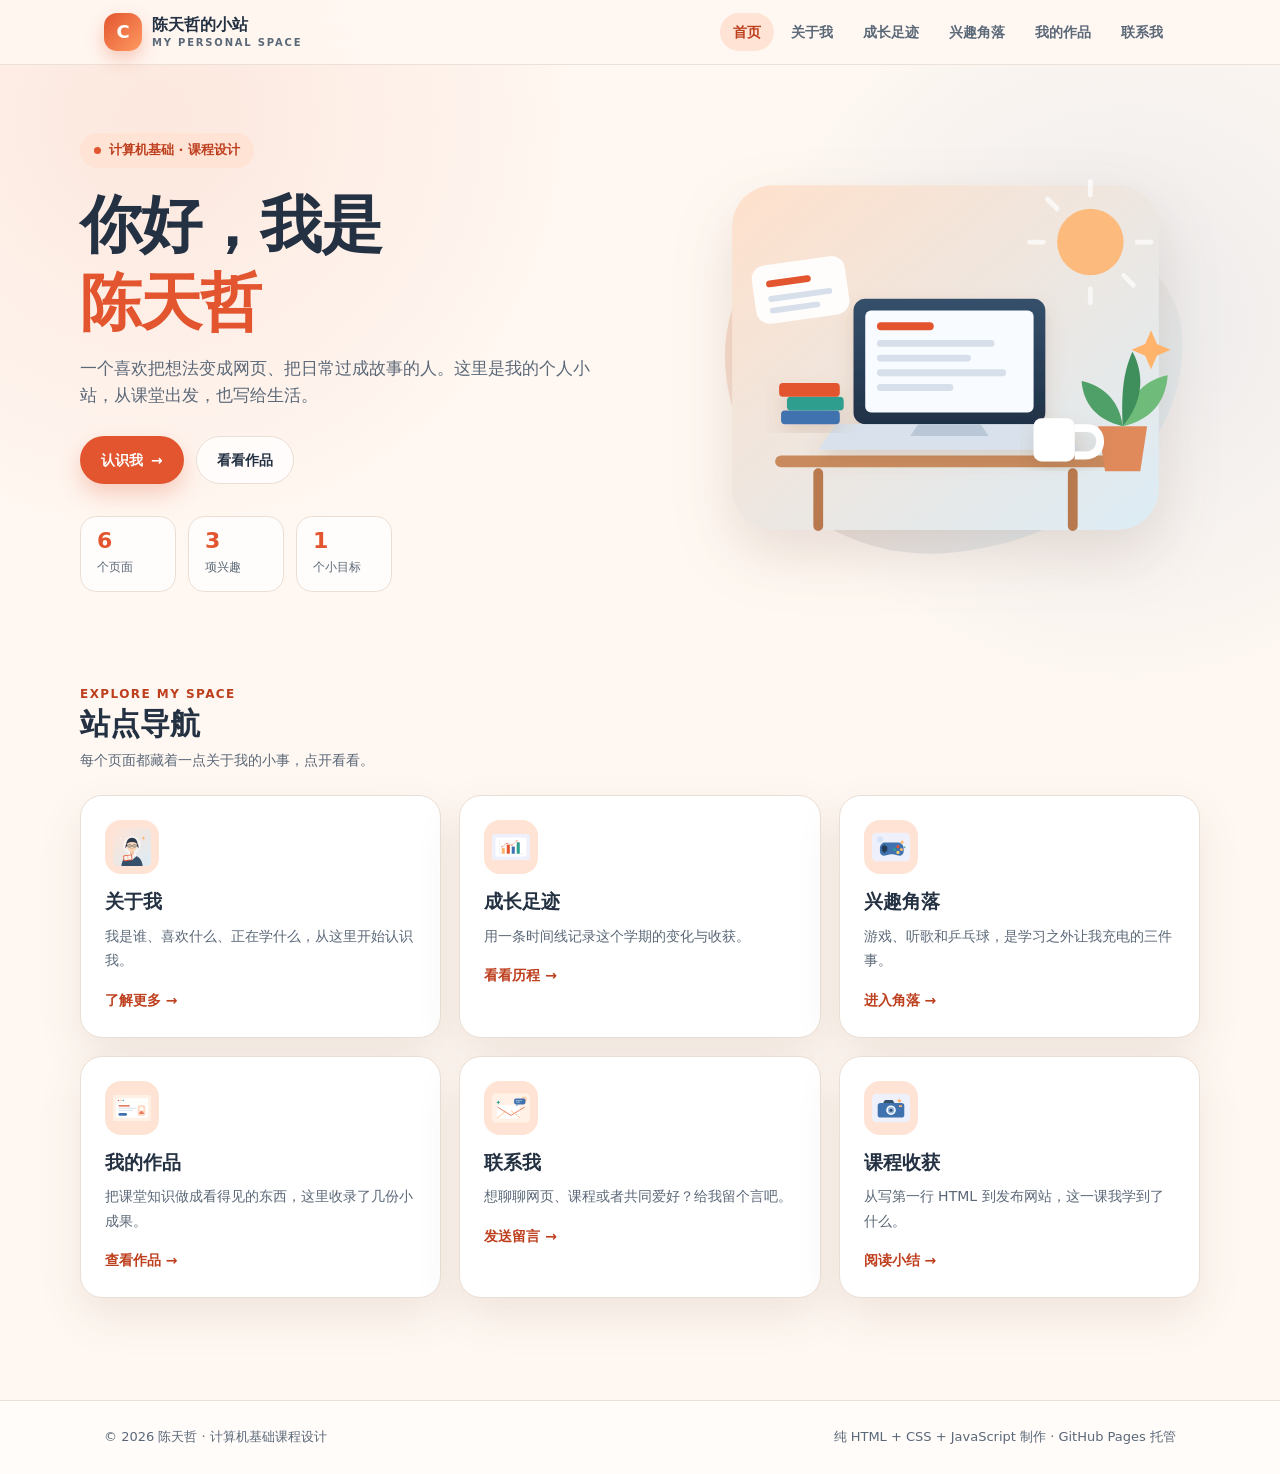
<file: index.html>
<!DOCTYPE html>
<html lang="zh-CN">
<head>
  <meta charset="UTF-8">
  <meta name="viewport" content="width=device-width, initial-scale=1.0">
  <title>陈天哲的个人小站 · 首页</title>
  <meta name="description" content="《计算机基础》课程设计个人网页首页，记录我的学习、兴趣与作品。">
  <link rel="icon" href="assets/img/favicon.svg" type="image/svg+xml">
  <link rel="stylesheet" href="assets/css/style.css">
</head>
<body>
  <header class="site-header">
    <nav class="nav" aria-label="主导航">
      <a class="brand" href="index.html">
        <span class="brand-mark">C</span>
        <span class="brand-text">陈天哲的小站<small>MY PERSONAL SPACE</small></span>
      </a>
      <button class="nav-toggle" type="button" aria-label="展开菜单" aria-expanded="false">☰</button>
      <div class="nav-links">
        <a href="index.html">首页</a>
        <a href="about.html">关于我</a>
        <a href="growth.html">成长足迹</a>
        <a href="interests.html">兴趣角落</a>
        <a href="works.html">我的作品</a>
        <a href="contact.html">联系我</a>
      </div>
    </nav>
  </header>

  <main>
    <section class="page-wrap hero" id="top">
      <div class="hero-copy">
        <span class="eyebrow">计算机基础 · 课程设计</span>
        <h1>你好，我是<br><span class="name">陈天哲</span></h1>
        <p class="lead">一个喜欢把想法变成网页、把日常过成故事的人。这里是我的个人小站，从课堂出发，也写给生活。</p>
        <div class="hero-actions">
          <a class="btn btn-primary" href="about.html">认识我 <span aria-hidden="true">→</span></a>
          <a class="btn btn-ghost" href="works.html">看看作品</a>
        </div>
        <div class="hero-stats">
          <div class="stat"><strong>6</strong><span>个页面</span></div>
          <div class="stat"><strong>3</strong><span>项兴趣</span></div>
          <div class="stat"><strong>1</strong><span>个小目标</span></div>
        </div>
      </div>
      <div class="hero-art">
        <img src="assets/img/hero-workspace.svg" alt="书桌、电脑和绿植的插画">
      </div>
    </section>

    <section class="page-wrap section">
      <div class="section-head reveal">
        <div>
          <span class="section-kicker">EXPLORE MY SPACE</span>
          <h2>站点导航</h2>
          <p>每个页面都藏着一点关于我的小事，点开看看。</p>
        </div>
      </div>

      <div class="card-grid">
        <a class="card link-card reveal" href="about.html">
          <div class="card-icon"><img src="assets/img/profile.svg" alt=""></div>
          <h3>关于我</h3>
          <p>我是谁、喜欢什么、正在学什么，从这里开始认识我。</p>
          <span class="arrow">了解更多 →</span>
        </a>
        <a class="card link-card reveal" href="growth.html">
          <div class="card-icon"><img src="assets/img/work-data.svg" alt=""></div>
          <h3>成长足迹</h3>
          <p>用一条时间线记录这个学期的变化与收获。</p>
          <span class="arrow">看看历程 →</span>
        </a>
        <a class="card link-card reveal" href="interests.html">
          <div class="card-icon"><img src="assets/img/hobby-game.svg" alt=""></div>
          <h3>兴趣角落</h3>
          <p>游戏、听歌和乒乓球，是学习之外让我充电的三件事。</p>
          <span class="arrow">进入角落 →</span>
        </a>
        <a class="card link-card reveal" href="works.html">
          <div class="card-icon"><img src="assets/img/work-website.svg" alt=""></div>
          <h3>我的作品</h3>
          <p>把课堂知识做成看得见的东西，这里收录了几份小成果。</p>
          <span class="arrow">查看作品 →</span>
        </a>
        <a class="card link-card reveal" href="contact.html">
          <div class="card-icon"><img src="assets/img/contact.svg" alt=""></div>
          <h3>联系我</h3>
          <p>想聊聊网页、课程或者共同爱好？给我留个言吧。</p>
          <span class="arrow">发送留言 →</span>
        </a>
        <a class="card link-card reveal" href="growth.html#summary">
          <div class="card-icon"><img src="assets/img/hobby-photo.svg" alt=""></div>
          <h3>课程收获</h3>
          <p>从写第一行 HTML 到发布网站，这一课我学到了什么。</p>
          <span class="arrow">阅读小结 →</span>
        </a>
      </div>
    </section>
  </main>

  <footer class="site-footer">
    <div class="footer-inner">
      <span>© <span id="year">2026</span> 陈天哲 · 计算机基础课程设计</span>
      <span>纯 HTML + CSS + JavaScript 制作 · GitHub Pages 托管</span>
    </div>
  </footer>
  <button class="back-to-top" id="backToTop" type="button" aria-label="返回顶部">↑</button>
  <script src="assets/js/main.js"></script>
</body>
</html>
</file>
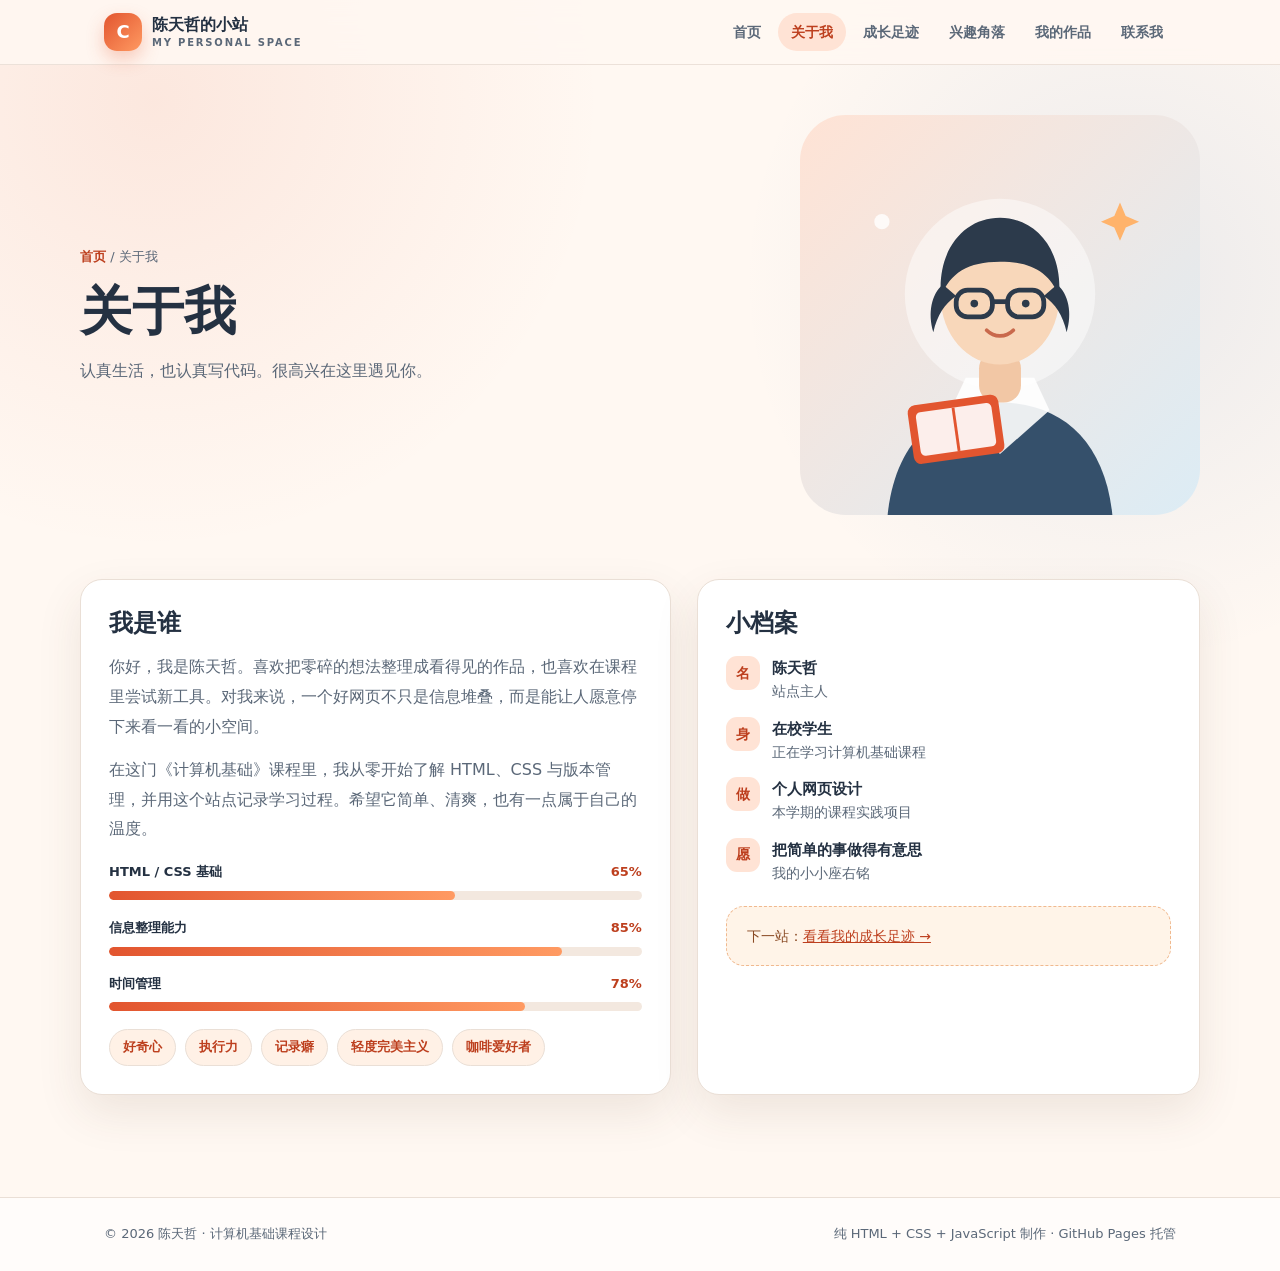
<file: about.html>
<!DOCTYPE html>
<html lang="zh-CN">
<head>
  <meta charset="UTF-8">
  <meta name="viewport" content="width=device-width, initial-scale=1.0">
  <title>关于我 · 陈天哲的个人小站</title>
  <meta name="description" content="了解陈天哲：一个小站主人的自我介绍、技能与小档案。">
  <link rel="icon" href="assets/img/favicon.svg" type="image/svg+xml">
  <link rel="stylesheet" href="assets/css/style.css">
</head>
<body>
  <header class="site-header">
    <nav class="nav" aria-label="主导航">
      <a class="brand" href="index.html">
        <span class="brand-mark">C</span>
        <span class="brand-text">陈天哲的小站<small>MY PERSONAL SPACE</small></span>
      </a>
      <button class="nav-toggle" type="button" aria-label="展开菜单" aria-expanded="false">☰</button>
      <div class="nav-links">
        <a href="index.html">首页</a>
        <a href="about.html">关于我</a>
        <a href="growth.html">成长足迹</a>
        <a href="interests.html">兴趣角落</a>
        <a href="works.html">我的作品</a>
        <a href="contact.html">联系我</a>
      </div>
    </nav>
  </header>

  <main>
    <section class="page-wrap page-hero">
      <div>
        <div class="breadcrumb"><a href="index.html">首页</a> / 关于我</div>
        <h1>关于我</h1>
        <p>认真生活，也认真写代码。很高兴在这里遇见你。</p>
      </div>
      <img src="assets/img/profile.svg" alt="小站主人的头像插画">
    </section>

    <section class="page-wrap section">
      <div class="profile-layout">
        <div class="panel reveal">
          <h2>我是谁</h2>
          <p>你好，我是陈天哲。喜欢把零碎的想法整理成看得见的作品，也喜欢在课程里尝试新工具。对我来说，一个好网页不只是信息堆叠，而是能让人愿意停下来看一看的小空间。</p>
          <p>在这门《计算机基础》课程里，我从零开始了解 HTML、CSS 与版本管理，并用这个站点记录学习过程。希望它简单、清爽，也有一点属于自己的温度。</p>

          <div class="skill">
            <div class="skill-label"><span>HTML / CSS 基础</span><span>65%</span></div>
            <div class="skill-track"><div class="skill-fill" style="width:65%"></div></div>
          </div>
          <div class="skill">
            <div class="skill-label"><span>信息整理能力</span><span>85%</span></div>
            <div class="skill-track"><div class="skill-fill" style="width:85%"></div></div>
          </div>
          <div class="skill">
            <div class="skill-label"><span>时间管理</span><span>78%</span></div>
            <div class="skill-track"><div class="skill-fill" style="width:78%"></div></div>
          </div>

          <div class="tag-list">
            <span class="tag">好奇心</span>
            <span class="tag">执行力</span>
            <span class="tag">记录癖</span>
            <span class="tag">轻度完美主义</span>
            <span class="tag">咖啡爱好者</span>
          </div>
        </div>

        <div class="panel reveal">
          <h2>小档案</h2>
          <ul class="contact-list">
            <li><span class="contact-dot">名</span><span><b>陈天哲</b>站点主人</span></li>
            <li><span class="contact-dot">身</span><span><b>在校学生</b>正在学习计算机基础课程</span></li>
            <li><span class="contact-dot">做</span><span><b>个人网页设计</b>本学期的课程实践项目</span></li>
            <li><span class="contact-dot">愿</span><span><b>把简单的事做得有意思</b>我的小小座右铭</span></li>
          </ul>
          <div class="notice">
            下一站：<a href="growth.html">看看我的成长足迹 →</a>
          </div>
        </div>
      </div>
    </section>
  </main>

  <footer class="site-footer">
    <div class="footer-inner">
      <span>© <span id="year">2026</span> 陈天哲 · 计算机基础课程设计</span>
      <span>纯 HTML + CSS + JavaScript 制作 · GitHub Pages 托管</span>
    </div>
  </footer>
  <button class="back-to-top" id="backToTop" type="button" aria-label="返回顶部">↑</button>
  <script src="assets/js/main.js"></script>
</body>
</html>
</file>
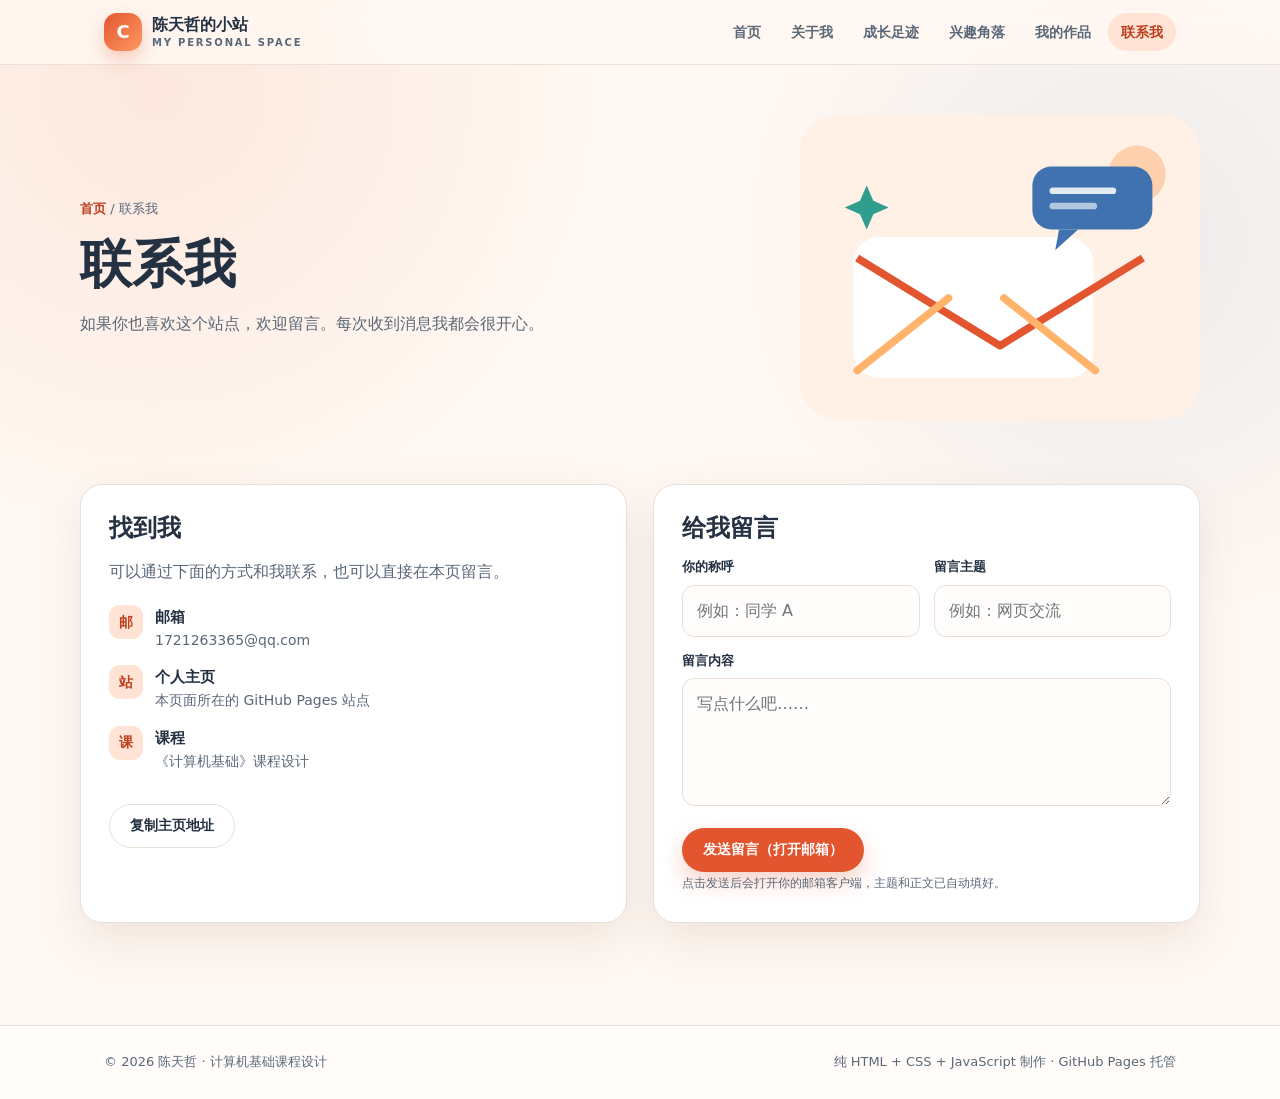
<file: contact.html>
<!DOCTYPE html>
<html lang="zh-CN">
<head>
  <meta charset="UTF-8">
  <meta name="viewport" content="width=device-width, initial-scale=1.0">
  <title>联系我 · 陈天哲的个人小站</title>
  <meta name="description" content="给陈天哲的个人小站留言，聊聊网页、课程或共同爱好。">
  <link rel="icon" href="assets/img/favicon.svg" type="image/svg+xml">
  <link rel="stylesheet" href="assets/css/style.css">
</head>
<body>
  <header class="site-header">
    <nav class="nav" aria-label="主导航">
      <a class="brand" href="index.html">
        <span class="brand-mark">C</span>
        <span class="brand-text">陈天哲的小站<small>MY PERSONAL SPACE</small></span>
      </a>
      <button class="nav-toggle" type="button" aria-label="展开菜单" aria-expanded="false">☰</button>
      <div class="nav-links">
        <a href="index.html">首页</a>
        <a href="about.html">关于我</a>
        <a href="growth.html">成长足迹</a>
        <a href="interests.html">兴趣角落</a>
        <a href="works.html">我的作品</a>
        <a href="contact.html">联系我</a>
      </div>
    </nav>
  </header>

  <main>
    <section class="page-wrap page-hero">
      <div>
        <div class="breadcrumb"><a href="index.html">首页</a> / 联系我</div>
        <h1>联系我</h1>
        <p>如果你也喜欢这个站点，欢迎留言。每次收到消息我都会很开心。</p>
      </div>
      <img src="assets/img/contact.svg" alt="信封和对话气泡插画">
    </section>

    <section class="page-wrap section">
      <div class="contact-layout">
        <div class="panel reveal">
          <h2>找到我</h2>
          <p>可以通过下面的方式和我联系，也可以直接在本页留言。</p>
          <ul class="contact-list">
            <li><span class="contact-dot">邮</span><span><b>邮箱</b>1721263365@qq.com</span></li>
            <li><span class="contact-dot">站</span><span><b>个人主页</b>本页面所在的 GitHub Pages 站点</span></li>
            <li><span class="contact-dot">课</span><span><b>课程</b>《计算机基础》课程设计</span></li>
          </ul>
          <button class="btn btn-ghost" id="copyUrl" type="button" data-url="https://dicker91788719.github.io/U202615222_-/index.html" style="margin-top:18px">复制主页地址</button>
        </div>

        <div class="panel reveal">
          <h2>给我留言</h2>
          <form id="contactForm">
            <div class="form-row">
              <div class="field">
                <label for="visitorName">你的称呼</label>
                <input id="visitorName" name="visitorName" type="text" placeholder="例如：同学 A" required>
              </div>
              <div class="field">
                <label for="visitorTopic">留言主题</label>
                <input id="visitorTopic" name="visitorTopic" type="text" placeholder="例如：网页交流">
              </div>
            </div>
            <div class="field">
              <label for="visitorMessage">留言内容</label>
              <textarea id="visitorMessage" name="visitorMessage" placeholder="写点什么吧……" required></textarea>
            </div>
            <button class="btn btn-primary" type="submit">发送留言（打开邮箱）</button>
            <p class="form-note">点击发送后会打开你的邮箱客户端，主题和正文已自动填好。</p>
          </form>
        </div>
      </div>
    </section>
  </main>

  <footer class="site-footer">
    <div class="footer-inner">
      <span>© <span id="year">2026</span> 陈天哲 · 计算机基础课程设计</span>
      <span>纯 HTML + CSS + JavaScript 制作 · GitHub Pages 托管</span>
    </div>
  </footer>
  <button class="back-to-top" id="backToTop" type="button" aria-label="返回顶部">↑</button>
  <script src="assets/js/main.js"></script>
</body>
</html>
</file>
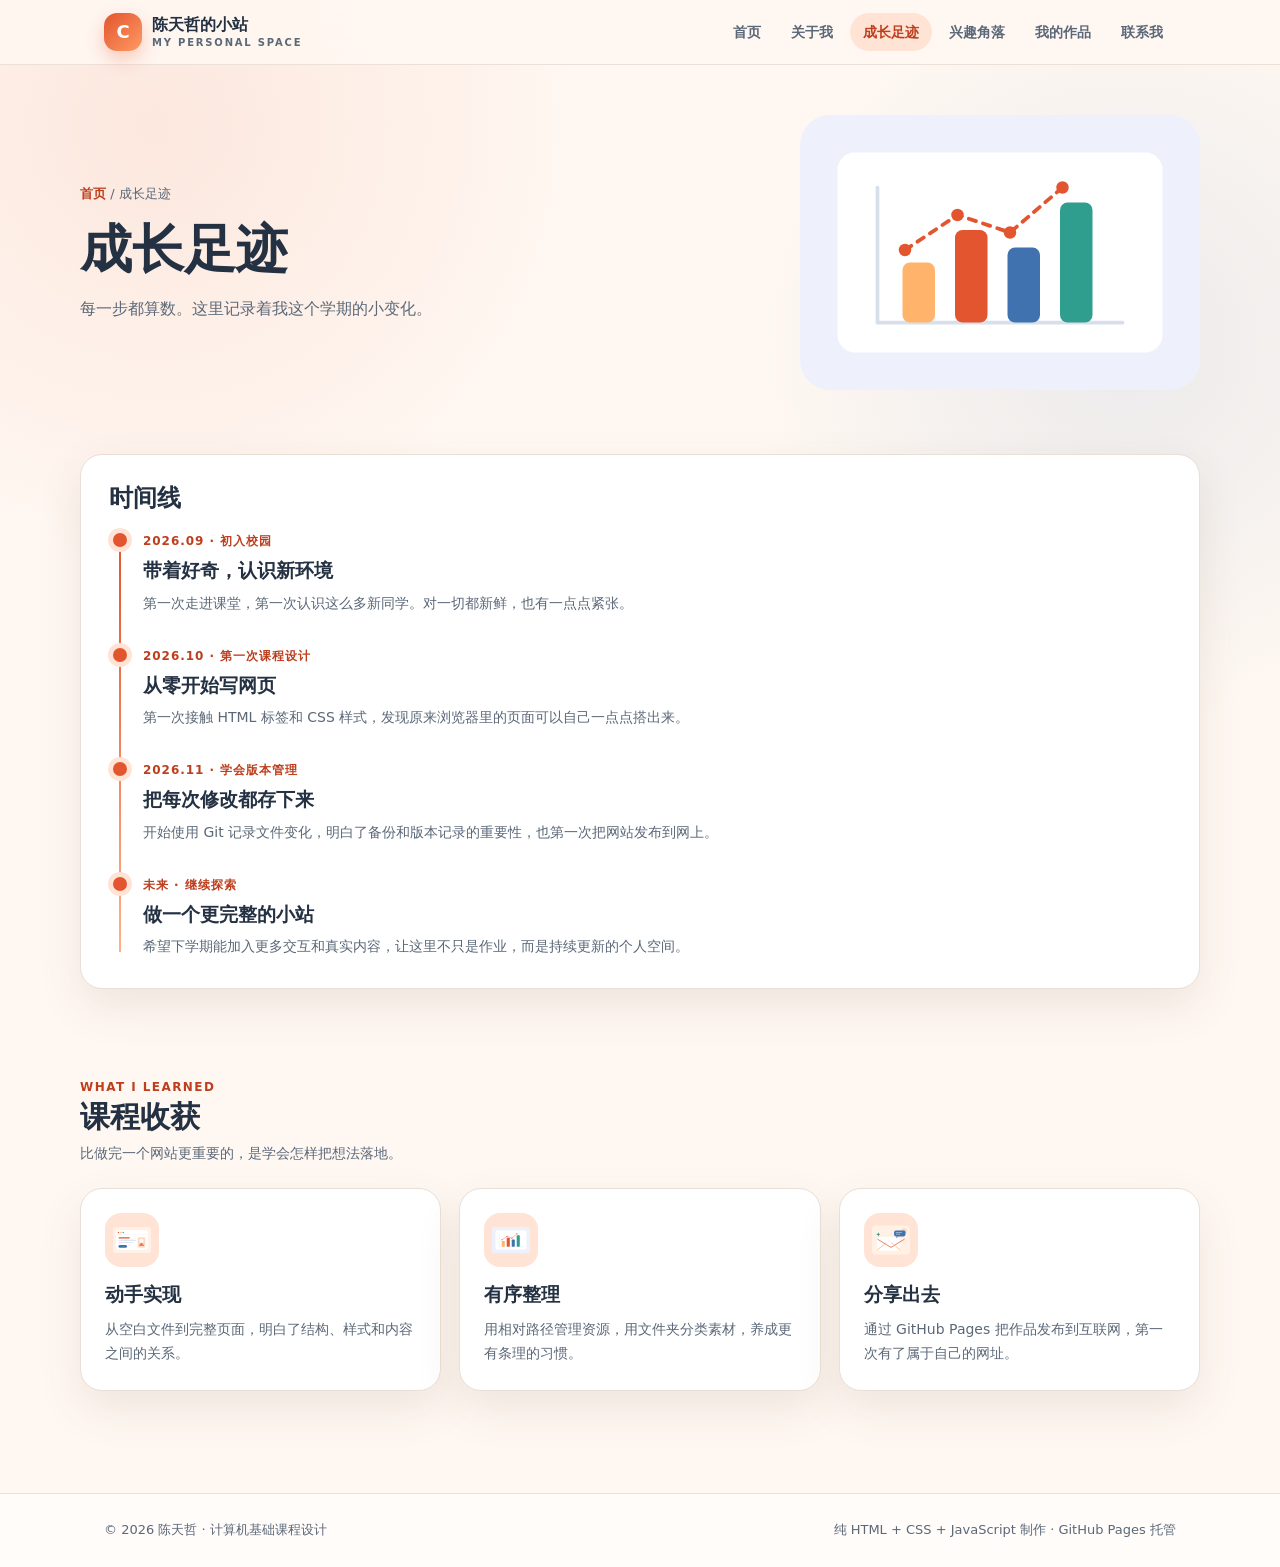
<file: growth.html>
<!DOCTYPE html>
<html lang="zh-CN">
<head>
  <meta charset="UTF-8">
  <meta name="viewport" content="width=device-width, initial-scale=1.0">
  <title>成长足迹 · 陈天哲的个人小站</title>
  <meta name="description" content="用时间线记录本学期学习与成长的瞬间。">
  <link rel="icon" href="assets/img/favicon.svg" type="image/svg+xml">
  <link rel="stylesheet" href="assets/css/style.css">
</head>
<body>
  <header class="site-header">
    <nav class="nav" aria-label="主导航">
      <a class="brand" href="index.html">
        <span class="brand-mark">C</span>
        <span class="brand-text">陈天哲的小站<small>MY PERSONAL SPACE</small></span>
      </a>
      <button class="nav-toggle" type="button" aria-label="展开菜单" aria-expanded="false">☰</button>
      <div class="nav-links">
        <a href="index.html">首页</a>
        <a href="about.html">关于我</a>
        <a href="growth.html">成长足迹</a>
        <a href="interests.html">兴趣角落</a>
        <a href="works.html">我的作品</a>
        <a href="contact.html">联系我</a>
      </div>
    </nav>
  </header>

  <main>
    <section class="page-wrap page-hero">
      <div>
        <div class="breadcrumb"><a href="index.html">首页</a> / 成长足迹</div>
        <h1>成长足迹</h1>
        <p>每一步都算数。这里记录着我这个学期的小变化。</p>
      </div>
      <img src="assets/img/work-data.svg" alt="数据图表插画">
    </section>

    <section class="page-wrap section">
      <div class="panel reveal">
        <h2>时间线</h2>
        <div class="timeline">
          <div class="timeline-item">
            <time>2026.09 · 初入校园</time>
            <h3>带着好奇，认识新环境</h3>
            <p>第一次走进课堂，第一次认识这么多新同学。对一切都新鲜，也有一点点紧张。</p>
          </div>
          <div class="timeline-item">
            <time>2026.10 · 第一次课程设计</time>
            <h3>从零开始写网页</h3>
            <p>第一次接触 HTML 标签和 CSS 样式，发现原来浏览器里的页面可以自己一点点搭出来。</p>
          </div>
          <div class="timeline-item">
            <time>2026.11 · 学会版本管理</time>
            <h3>把每次修改都存下来</h3>
            <p>开始使用 Git 记录文件变化，明白了备份和版本记录的重要性，也第一次把网站发布到网上。</p>
          </div>
          <div class="timeline-item">
            <time>未来 · 继续探索</time>
            <h3>做一个更完整的小站</h3>
            <p>希望下学期能加入更多交互和真实内容，让这里不只是作业，而是持续更新的个人空间。</p>
          </div>
        </div>
      </div>
    </section>

    <section class="page-wrap section" id="summary">
      <div class="section-head reveal">
        <div>
          <span class="section-kicker">WHAT I LEARNED</span>
          <h2>课程收获</h2>
          <p>比做完一个网站更重要的，是学会怎样把想法落地。</p>
        </div>
      </div>
      <div class="card-grid">
        <div class="card reveal">
          <div class="card-icon"><img src="assets/img/work-website.svg" alt=""></div>
          <h3>动手实现</h3>
          <p>从空白文件到完整页面，明白了结构、样式和内容之间的关系。</p>
        </div>
        <div class="card reveal">
          <div class="card-icon"><img src="assets/img/work-data.svg" alt=""></div>
          <h3>有序整理</h3>
          <p>用相对路径管理资源，用文件夹分类素材，养成更有条理的习惯。</p>
        </div>
        <div class="card reveal">
          <div class="card-icon"><img src="assets/img/contact.svg" alt=""></div>
          <h3>分享出去</h3>
          <p>通过 GitHub Pages 把作品发布到互联网，第一次有了属于自己的网址。</p>
        </div>
      </div>
    </section>
  </main>

  <footer class="site-footer">
    <div class="footer-inner">
      <span>© <span id="year">2026</span> 陈天哲 · 计算机基础课程设计</span>
      <span>纯 HTML + CSS + JavaScript 制作 · GitHub Pages 托管</span>
    </div>
  </footer>
  <button class="back-to-top" id="backToTop" type="button" aria-label="返回顶部">↑</button>
  <script src="assets/js/main.js"></script>
</body>
</html>
</file>
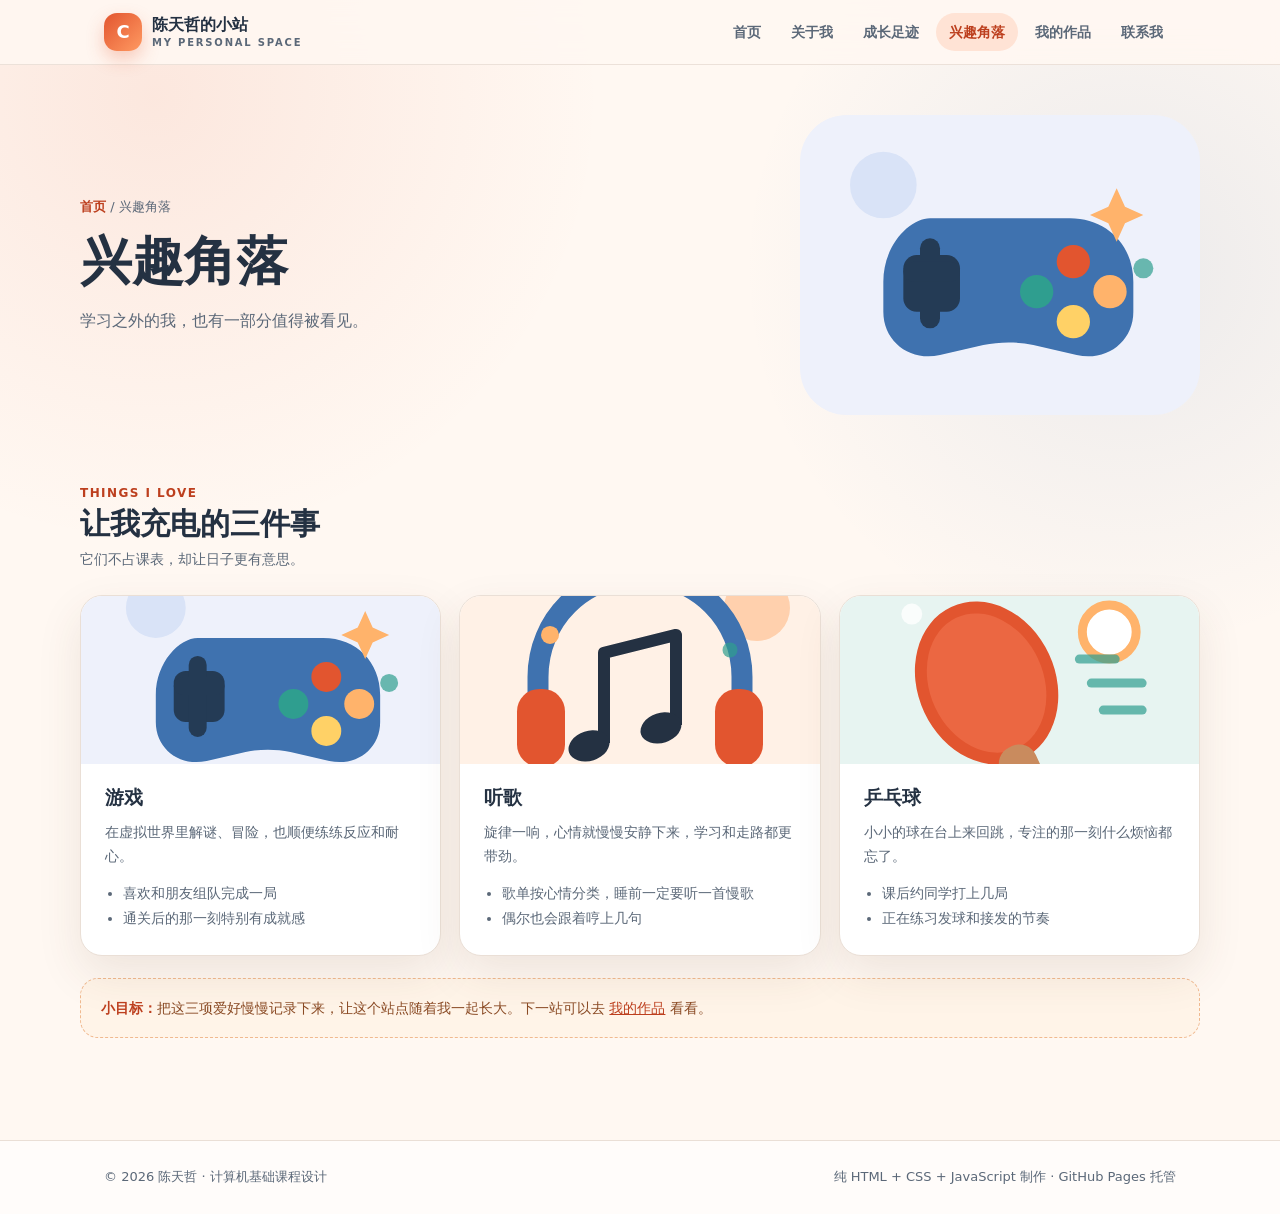
<file: interests.html>
<!DOCTYPE html>
<html lang="zh-CN">
<head>
  <meta charset="UTF-8">
  <meta name="viewport" content="width=device-width, initial-scale=1.0">
  <title>兴趣角落 · 陈天哲的个人小站</title>
  <meta name="description" content="学习之外的我：游戏、听歌与乒乓球。">
  <link rel="icon" href="assets/img/favicon.svg" type="image/svg+xml">
  <link rel="stylesheet" href="assets/css/style.css">
</head>
<body>
  <header class="site-header">
    <nav class="nav" aria-label="主导航">
      <a class="brand" href="index.html">
        <span class="brand-mark">C</span>
        <span class="brand-text">陈天哲的小站<small>MY PERSONAL SPACE</small></span>
      </a>
      <button class="nav-toggle" type="button" aria-label="展开菜单" aria-expanded="false">☰</button>
      <div class="nav-links">
        <a href="index.html">首页</a>
        <a href="about.html">关于我</a>
        <a href="growth.html">成长足迹</a>
        <a href="interests.html">兴趣角落</a>
        <a href="works.html">我的作品</a>
        <a href="contact.html">联系我</a>
      </div>
    </nav>
  </header>

  <main>
    <section class="page-wrap page-hero">
      <div>
        <div class="breadcrumb"><a href="index.html">首页</a> / 兴趣角落</div>
        <h1>兴趣角落</h1>
        <p>学习之外的我，也有一部分值得被看见。</p>
      </div>
      <img src="assets/img/hobby-game.svg" alt="游戏手柄插画">
    </section>

    <section class="page-wrap section">
      <div class="section-head reveal">
        <div>
          <span class="section-kicker">THINGS I LOVE</span>
          <h2>让我充电的三件事</h2>
          <p>它们不占课表，却让日子更有意思。</p>
        </div>
      </div>

      <div class="card-grid">
        <div class="card interest-card reveal">
          <img src="assets/img/hobby-game.svg" alt="游戏手柄插画">
          <div class="interest-body">
            <h3>游戏</h3>
            <p>在虚拟世界里解谜、冒险，也顺便练练反应和耐心。</p>
            <ul>
              <li>喜欢和朋友组队完成一局</li>
              <li>通关后的那一刻特别有成就感</li>
            </ul>
          </div>
        </div>
        <div class="card interest-card reveal">
          <img src="assets/img/hobby-music.svg" alt="耳机与音符插画">
          <div class="interest-body">
            <h3>听歌</h3>
            <p>旋律一响，心情就慢慢安静下来，学习和走路都更带劲。</p>
            <ul>
              <li>歌单按心情分类，睡前一定要听一首慢歌</li>
              <li>偶尔也会跟着哼上几句</li>
            </ul>
          </div>
        </div>
        <div class="card interest-card reveal">
          <img src="assets/img/hobby-pingpong.svg" alt="乒乓球拍与小球插画">
          <div class="interest-body">
            <h3>乒乓球</h3>
            <p>小小的球在台上来回跳，专注的那一刻什么烦恼都忘了。</p>
            <ul>
              <li>课后约同学打上几局</li>
              <li>正在练习发球和接发的节奏</li>
            </ul>
          </div>
        </div>
      </div>

      <div class="notice reveal">
        <strong>小目标：</strong>把这三项爱好慢慢记录下来，让这个站点随着我一起长大。下一站可以去 <a href="works.html">我的作品</a> 看看。
      </div>
    </section>
  </main>

  <footer class="site-footer">
    <div class="footer-inner">
      <span>© <span id="year">2026</span> 陈天哲 · 计算机基础课程设计</span>
      <span>纯 HTML + CSS + JavaScript 制作 · GitHub Pages 托管</span>
    </div>
  </footer>
  <button class="back-to-top" id="backToTop" type="button" aria-label="返回顶部">↑</button>
  <script src="assets/js/main.js"></script>
</body>
</html>
</file>
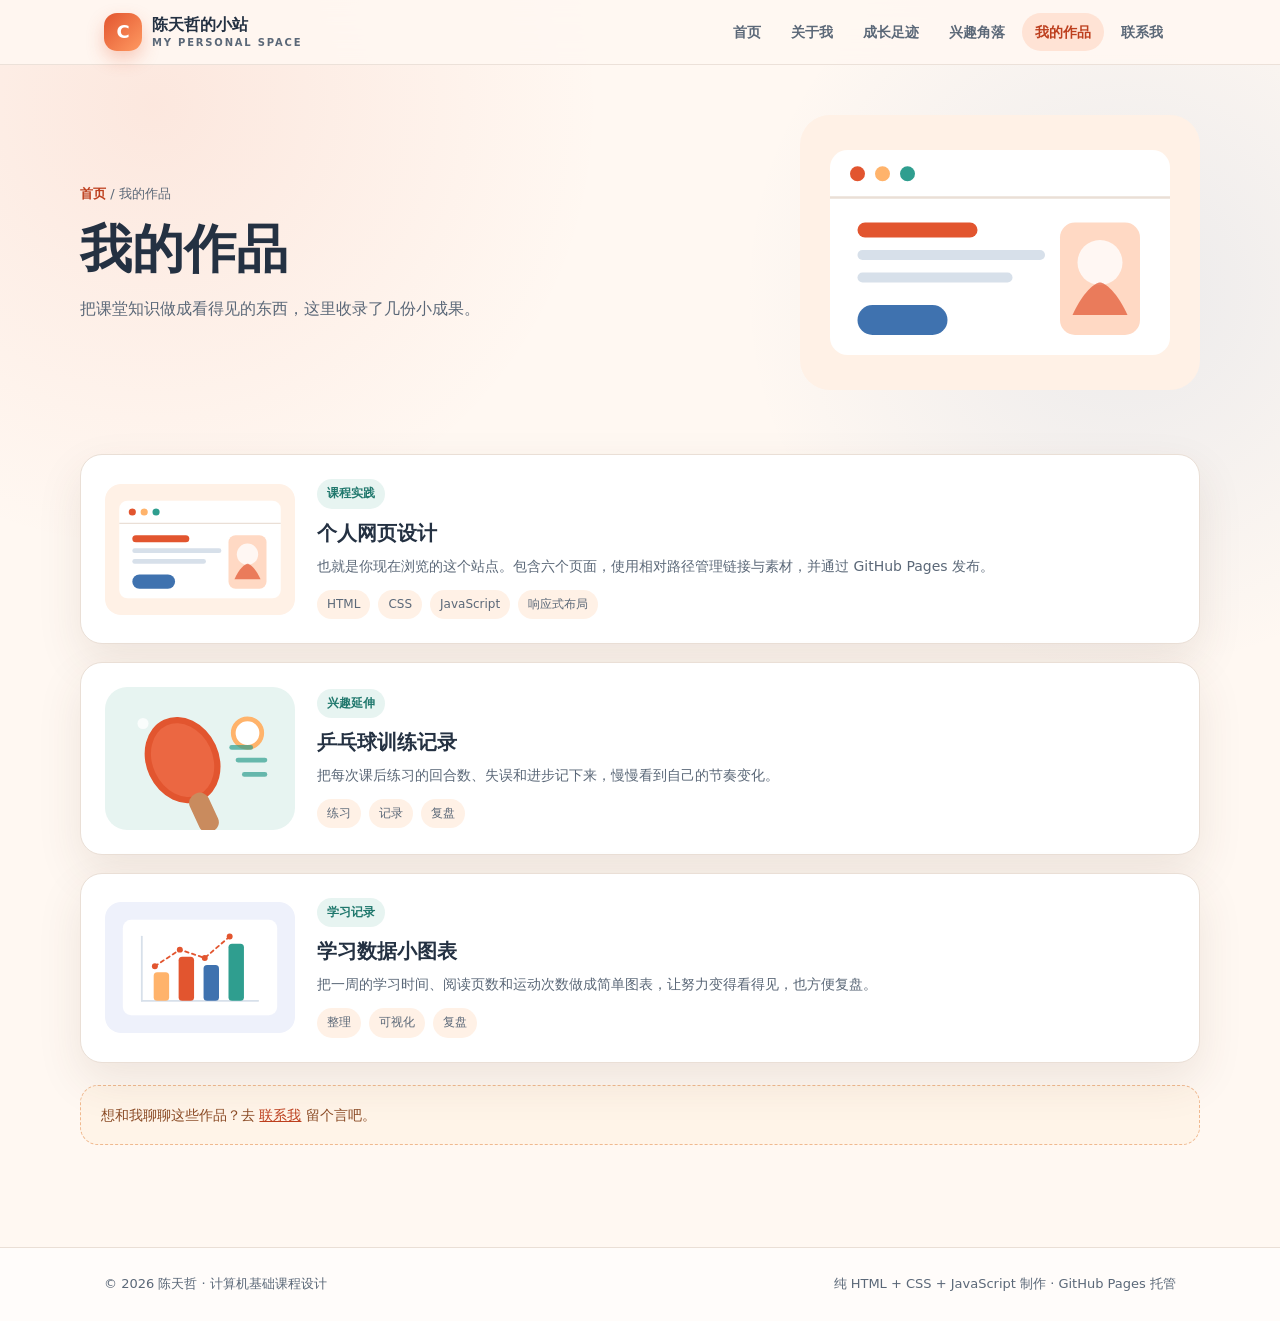
<file: works.html>
<!DOCTYPE html>
<html lang="zh-CN">
<head>
  <meta charset="UTF-8">
  <meta name="viewport" content="width=device-width, initial-scale=1.0">
  <title>我的作品 · 陈天哲的个人小站</title>
  <meta name="description" content="把课堂知识做成看得见的东西：个人网页、训练记录与数据小图表。">
  <link rel="icon" href="assets/img/favicon.svg" type="image/svg+xml">
  <link rel="stylesheet" href="assets/css/style.css">
</head>
<body>
  <header class="site-header">
    <nav class="nav" aria-label="主导航">
      <a class="brand" href="index.html">
        <span class="brand-mark">C</span>
        <span class="brand-text">陈天哲的小站<small>MY PERSONAL SPACE</small></span>
      </a>
      <button class="nav-toggle" type="button" aria-label="展开菜单" aria-expanded="false">☰</button>
      <div class="nav-links">
        <a href="index.html">首页</a>
        <a href="about.html">关于我</a>
        <a href="growth.html">成长足迹</a>
        <a href="interests.html">兴趣角落</a>
        <a href="works.html">我的作品</a>
        <a href="contact.html">联系我</a>
      </div>
    </nav>
  </header>

  <main>
    <section class="page-wrap page-hero">
      <div>
        <div class="breadcrumb"><a href="index.html">首页</a> / 我的作品</div>
        <h1>我的作品</h1>
        <p>把课堂知识做成看得见的东西，这里收录了几份小成果。</p>
      </div>
      <img src="assets/img/work-website.svg" alt="网页作品示意图">
    </section>

    <section class="page-wrap section">
      <div class="work-grid">
        <div class="card work-card reveal">
          <img src="assets/img/work-website.svg" alt="网页设计作品示意图">
          <div>
            <span class="badge">课程实践</span>
            <h3>个人网页设计</h3>
            <p>也就是你现在浏览的这个站点。包含六个页面，使用相对路径管理链接与素材，并通过 GitHub Pages 发布。</p>
            <div class="work-meta">
              <span>HTML</span><span>CSS</span><span>JavaScript</span><span>响应式布局</span>
            </div>
          </div>
        </div>

        <div class="card work-card reveal">
          <img src="assets/img/hobby-pingpong.svg" alt="乒乓球拍与小球插画">
          <div>
            <span class="badge">兴趣延伸</span>
            <h3>乒乓球训练记录</h3>
            <p>把每次课后练习的回合数、失误和进步记下来，慢慢看到自己的节奏变化。</p>
            <div class="work-meta">
              <span>练习</span><span>记录</span><span>复盘</span>
            </div>
          </div>
        </div>

        <div class="card work-card reveal">
          <img src="assets/img/work-data.svg" alt="数据图表作品示意图">
          <div>
            <span class="badge">学习记录</span>
            <h3>学习数据小图表</h3>
            <p>把一周的学习时间、阅读页数和运动次数做成简单图表，让努力变得看得见，也方便复盘。</p>
            <div class="work-meta">
              <span>整理</span><span>可视化</span><span>复盘</span>
            </div>
          </div>
        </div>
      </div>

      <div class="notice reveal">
        想和我聊聊这些作品？去 <a href="contact.html">联系我</a> 留个言吧。
      </div>
    </section>
  </main>

  <footer class="site-footer">
    <div class="footer-inner">
      <span>© <span id="year">2026</span> 陈天哲 · 计算机基础课程设计</span>
      <span>纯 HTML + CSS + JavaScript 制作 · GitHub Pages 托管</span>
    </div>
  </footer>
  <button class="back-to-top" id="backToTop" type="button" aria-label="返回顶部">↑</button>
  <script src="assets/js/main.js"></script>
</body>
</html>
</file>
<file: assets/css/style.css>
:root {
  --bg: #fff8f2;
  --bg-soft: #fff1e6;
  --surface: #ffffff;
  --ink: #243142;
  --ink-soft: #5b6878;
  --accent: #e2552f;
  --accent-dark: #bd3f1e;
  --accent-soft: #ffe3d5;
  --mint: #2f9e8f;
  --blue: #3f72af;
  --line: #eadfd6;
  --shadow: 0 18px 45px rgba(93, 59, 37, 0.1);
  --radius: 22px;
}

* { box-sizing: border-box; }

html { scroll-behavior: smooth; }

body {
  margin: 0;
  font-family: "PingFang SC", "Microsoft YaHei", "Hiragino Sans GB", system-ui, sans-serif;
  color: var(--ink);
  background:
    radial-gradient(circle at 12% 8%, rgba(226, 85, 47, 0.1), transparent 28rem),
    radial-gradient(circle at 88% 22%, rgba(63, 114, 175, 0.1), transparent 24rem),
    var(--bg);
  line-height: 1.6;
  -webkit-font-smoothing: antialiased;
}

a { color: var(--accent-dark); }

img { max-width: 100%; }

.page-wrap { max-width: 1120px; margin: 0 auto; padding: 0 24px; }

/* Header */
.site-header {
  position: sticky;
  top: 0;
  z-index: 50;
  background: rgba(255, 248, 242, 0.88);
  backdrop-filter: blur(14px);
  -webkit-backdrop-filter: blur(14px);
  border-bottom: 1px solid rgba(234, 223, 214, 0.9);
}

.nav {
  position: relative;
  max-width: 1120px;
  margin: 0 auto;
  padding: 13px 24px;
  display: flex;
  align-items: center;
  justify-content: space-between;
  gap: 20px;
}

.brand {
  display: flex;
  align-items: center;
  gap: 10px;
  color: var(--ink);
  text-decoration: none;
}

.brand-mark {
  width: 38px;
  height: 38px;
  border-radius: 13px;
  background: linear-gradient(135deg, var(--accent), #ff9a62);
  display: grid;
  place-items: center;
  color: #fff;
  font-size: 18px;
  font-weight: 800;
  box-shadow: 0 8px 18px rgba(226, 85, 47, 0.28);
}

.brand-text { font-weight: 800; font-size: 16px; line-height: 1.1; }
.brand-text small {
  display: block;
  font-size: 10px;
  letter-spacing: 0.18em;
  color: var(--ink-soft);
  font-weight: 700;
  margin-top: 3px;
}

.nav-links { display: flex; align-items: center; gap: 4px; flex-wrap: wrap; }

.nav-links a {
  padding: 8px 13px;
  border-radius: 999px;
  color: var(--ink-soft);
  text-decoration: none;
  font-size: 14px;
  font-weight: 600;
  transition: background 0.2s ease, color 0.2s ease;
}

.nav-links a:hover,
.nav-links a.active { background: var(--accent-soft); color: var(--accent-dark); }

.nav-toggle {
  display: none;
  width: 40px;
  height: 40px;
  border: 1px solid var(--line);
  border-radius: 12px;
  background: #fff;
  color: var(--ink);
  font-size: 18px;
  cursor: pointer;
}

/* Buttons */
.btn {
  display: inline-flex;
  align-items: center;
  justify-content: center;
  gap: 8px;
  padding: 12px 20px;
  border-radius: 999px;
  font-size: 14px;
  font-weight: 700;
  text-decoration: none;
  border: 1px solid transparent;
  cursor: pointer;
  transition: transform 0.2s ease, box-shadow 0.2s ease, background 0.2s ease;
}

.btn:hover { transform: translateY(-2px); }

.btn-primary {
  background: var(--accent);
  color: #fff;
  box-shadow: 0 10px 22px rgba(226, 85, 47, 0.26);
}
.btn-primary:hover { background: var(--accent-dark); }

.btn-ghost {
  background: rgba(255, 255, 255, 0.75);
  color: var(--ink);
  border-color: var(--line);
}
.btn-ghost:hover { background: #fff; }

/* Hero */
.hero {
  display: grid;
  grid-template-columns: 1.05fr 0.95fr;
  gap: 48px;
  align-items: center;
  padding: 68px 0 46px;
}

.eyebrow {
  display: inline-flex;
  align-items: center;
  gap: 8px;
  padding: 7px 14px;
  border-radius: 999px;
  background: var(--accent-soft);
  color: var(--accent-dark);
  font-size: 13px;
  font-weight: 700;
}

.eyebrow::before {
  content: "";
  width: 7px;
  height: 7px;
  border-radius: 50%;
  background: var(--accent);
}

h1, h2, h3 { line-height: 1.25; }

.hero h1 {
  font-size: clamp(38px, 6vw, 62px);
  margin: 18px 0 14px;
  letter-spacing: -0.03em;
}

.name { color: var(--accent); }

.lead {
  font-size: 17px;
  color: var(--ink-soft);
  max-width: 540px;
  margin: 0 0 26px;
}

.hero-actions { display: flex; gap: 12px; flex-wrap: wrap; }

.hero-stats { display: flex; gap: 12px; flex-wrap: wrap; margin-top: 32px; }

.stat {
  min-width: 96px;
  padding: 12px 16px;
  border-radius: 16px;
  background: rgba(255, 255, 255, 0.74);
  border: 1px solid var(--line);
}

.stat strong { display: block; font-size: 22px; color: var(--accent); line-height: 1.1; }
.stat span { font-size: 12px; color: var(--ink-soft); }

.hero-art { position: relative; isolation: isolate; }
.hero-art::before {
  content: "";
  position: absolute;
  inset: 8% 3% 5% 7%;
  background: linear-gradient(135deg, #ffd9c4, #dcecf5);
  border-radius: 38% 62% 55% 45% / 45% 45% 55% 55%;
  transform: rotate(-4deg);
  z-index: -1;
}
.hero-art img { width: 100%; display: block; filter: drop-shadow(0 24px 30px rgba(93, 59, 37, 0.14)); }

/* Sections */
.section { padding: 42px 0; }
.section-head {
  display: flex;
  align-items: flex-end;
  justify-content: space-between;
  gap: 20px;
  margin-bottom: 24px;
}
.section-head h2 { font-size: 30px; margin: 0; }
.section-head p { margin: 6px 0 0; color: var(--ink-soft); font-size: 14px; }
.section-kicker { color: var(--accent-dark); font-size: 12px; font-weight: 800; letter-spacing: 0.12em; }

.card-grid { display: grid; grid-template-columns: repeat(3, 1fr); gap: 18px; }

.card {
  background: var(--surface);
  border: 1px solid var(--line);
  border-radius: var(--radius);
  padding: 24px;
  box-shadow: var(--shadow);
  transition: transform 0.25s ease, box-shadow 0.25s ease;
}
.card:hover { transform: translateY(-6px); box-shadow: 0 24px 50px rgba(93, 59, 37, 0.14); }

.card-icon {
  width: 54px;
  height: 54px;
  border-radius: 16px;
  background: var(--accent-soft);
  display: grid;
  place-items: center;
  margin-bottom: 16px;
}
.card-icon img { width: 38px; height: 38px; }
.card h3 { margin: 0 0 10px; font-size: 19px; }
.card p { margin: 0; color: var(--ink-soft); font-size: 14px; line-height: 1.75; }

.link-card {
  text-decoration: none;
  color: inherit;
  display: block;
}
.link-card .arrow {
  display: inline-flex;
  margin-top: 16px;
  color: var(--accent-dark);
  font-weight: 800;
  font-size: 14px;
}

.notice {
  margin-top: 22px;
  padding: 18px 20px;
  border-radius: 18px;
  background: #fff4e8;
  border: 1px dashed #f0b98f;
  color: #8a4a24;
  font-size: 14px;
}
.notice strong { color: var(--accent-dark); }

/* Inner page hero */
.page-hero {
  display: grid;
  grid-template-columns: 1fr 400px;
  gap: 36px;
  align-items: center;
  padding: 50px 0 22px;
}
.page-hero h1 { font-size: clamp(34px, 5vw, 52px); margin: 12px 0 14px; }
.page-hero p { color: var(--ink-soft); margin: 0; font-size: 16px; }
.page-hero img { width: 100%; display: block; }
.breadcrumb { font-size: 13px; color: var(--ink-soft); }
.breadcrumb a { color: var(--accent-dark); text-decoration: none; font-weight: 700; }

/* Panels and profile */
.profile-layout { display: grid; grid-template-columns: 1.08fr 0.92fr; gap: 26px; }
.panel {
  background: var(--surface);
  border: 1px solid var(--line);
  border-radius: var(--radius);
  padding: 28px;
  box-shadow: var(--shadow);
}
.panel h2 { margin: 0 0 14px; font-size: 24px; }
.panel p { color: var(--ink-soft); line-height: 1.85; margin: 0 0 14px; }
.panel p:last-child { margin-bottom: 0; }

.skill { margin: 18px 0; }
.skill-label { display: flex; justify-content: space-between; font-size: 13px; font-weight: 700; margin-bottom: 8px; }
.skill-label span:last-child { color: var(--accent-dark); }
.skill-track { height: 9px; border-radius: 999px; background: #f3e8df; overflow: hidden; }
.skill-fill { height: 100%; border-radius: 999px; background: linear-gradient(90deg, var(--accent), #ff9a62); }

.tag-list { display: flex; flex-wrap: wrap; gap: 9px; margin-top: 12px; }
.tag {
  padding: 7px 13px;
  border-radius: 999px;
  background: var(--bg-soft);
  border: 1px solid var(--line);
  color: var(--accent-dark);
  font-size: 13px;
  font-weight: 700;
}

/* Timeline */
.timeline { position: relative; padding-left: 34px; }
.timeline::before {
  content: "";
  position: absolute;
  left: 10px;
  top: 8px;
  bottom: 8px;
  width: 2px;
  background: linear-gradient(var(--accent), #ffb18a);
}
.timeline-item { position: relative; margin-bottom: 26px; }
.timeline-item:last-child { margin-bottom: 0; }
.timeline-item::before {
  content: "";
  position: absolute;
  left: -30px;
  top: 6px;
  width: 14px;
  height: 14px;
  border-radius: 50%;
  background: var(--accent);
  box-shadow: 0 0 0 5px var(--accent-soft);
}
.timeline-item time { font-size: 12px; font-weight: 800; color: var(--accent-dark); letter-spacing: 0.08em; }
.timeline-item h3 { margin: 6px 0 8px; font-size: 19px; }
.timeline-item p { margin: 0; color: var(--ink-soft); line-height: 1.8; font-size: 14px; }

/* Interest and work cards */
.interest-card { padding: 0; overflow: hidden; }
.interest-card > img { width: 100%; height: 168px; object-fit: cover; display: block; }
.interest-body { padding: 22px 24px 24px; }
.interest-body ul { margin: 12px 0 0; padding-left: 18px; color: var(--ink-soft); font-size: 14px; line-height: 1.8; }

.work-grid { display: grid; gap: 18px; }
.work-card {
  display: grid;
  grid-template-columns: 190px 1fr;
  gap: 22px;
  align-items: center;
}
.work-card > img { width: 100%; border-radius: 16px; display: block; }
.badge {
  display: inline-block;
  padding: 5px 10px;
  border-radius: 999px;
  background: #e7f4f1;
  color: #20786d;
  font-size: 12px;
  font-weight: 800;
}
.work-card h3 { margin: 12px 0 8px; font-size: 20px; }
.work-card p { margin: 0 0 12px; color: var(--ink-soft); font-size: 14px; line-height: 1.75; }
.work-meta { display: flex; gap: 8px; flex-wrap: wrap; }
.work-meta span { font-size: 12px; padding: 5px 10px; border-radius: 999px; background: var(--bg-soft); color: var(--ink-soft); }

/* Contact */
.contact-layout { display: grid; grid-template-columns: 1fr 1fr; gap: 26px; }
.contact-list { list-style: none; padding: 0; margin: 18px 0 0; }
.contact-list li { display: flex; gap: 12px; align-items: flex-start; margin: 14px 0; color: var(--ink-soft); font-size: 14px; }
.contact-list b { display: block; color: var(--ink); font-size: 15px; }
.contact-dot { width: 34px; height: 34px; border-radius: 11px; background: var(--accent-soft); display: grid; place-items: center; color: var(--accent-dark); font-weight: 800; flex: 0 0 auto; }

.form-row { display: grid; grid-template-columns: 1fr 1fr; gap: 14px; }
.field { margin-bottom: 14px; }
label { display: block; font-size: 13px; font-weight: 800; margin-bottom: 7px; }
input, textarea {
  width: 100%;
  padding: 12px 14px;
  border: 1px solid var(--line);
  border-radius: 12px;
  background: #fffdfb;
  font: inherit;
  color: var(--ink);
  outline: none;
}
input:focus, textarea:focus { border-color: var(--accent); box-shadow: 0 0 0 3px var(--accent-soft); }
textarea { min-height: 128px; resize: vertical; }
.form-note { font-size: 12px; color: var(--ink-soft); margin: 10px 0 0; }
code {
  padding: 2px 5px;
  border-radius: 6px;
  background: var(--bg-soft);
  color: var(--accent-dark);
  font-family: Consolas, "SFMono-Regular", monospace;
  font-size: 12px;
}

/* Footer */
.site-footer { margin-top: 60px; border-top: 1px solid var(--line); background: rgba(255, 255, 255, 0.62); }
.footer-inner {
  max-width: 1120px;
  margin: 0 auto;
  padding: 26px 24px;
  display: flex;
  justify-content: space-between;
  gap: 16px;
  flex-wrap: wrap;
  color: var(--ink-soft);
  font-size: 13px;
}
.footer-inner a { color: var(--accent-dark); text-decoration: none; font-weight: 700; }

.back-to-top {
  position: fixed;
  right: 22px;
  bottom: 22px;
  width: 44px;
  height: 44px;
  border: none;
  border-radius: 14px;
  background: var(--accent);
  color: #fff;
  font-size: 20px;
  cursor: pointer;
  box-shadow: 0 10px 24px rgba(226, 85, 47, 0.3);
  opacity: 0;
  pointer-events: none;
  transform: translateY(12px);
  transition: opacity 0.25s ease, transform 0.25s ease;
  z-index: 60;
}
.back-to-top.show { opacity: 1; pointer-events: auto; transform: none; }

/* Reveal */
.reveal { opacity: 0; transform: translateY(18px); transition: opacity 0.6s ease, transform 0.6s ease; }
.reveal.visible { opacity: 1; transform: none; }

@media (prefers-reduced-motion: reduce) {
  html { scroll-behavior: auto; }
  .reveal { opacity: 1; transform: none; transition: none; }
  * { transition-duration: 0.01ms !important; }
}

/* Responsive */
@media (max-width: 900px) {
  .nav-toggle { display: grid; place-items: center; }
  .nav-links {
    display: none;
    position: absolute;
    top: calc(100% + 8px);
    left: 16px;
    right: 16px;
    flex-direction: column;
    align-items: stretch;
    background: #fff;
    border: 1px solid var(--line);
    border-radius: 18px;
    padding: 12px;
    box-shadow: var(--shadow);
  }
  .nav-links.open { display: flex; }
  .nav-links a { text-align: center; }
  .hero, .page-hero, .profile-layout, .contact-layout { grid-template-columns: 1fr; }
  .hero-art, .page-hero img { max-width: 520px; margin: 0 auto; }
  .card-grid { grid-template-columns: repeat(2, 1fr); }
  .work-card { grid-template-columns: 150px 1fr; }
}

@media (max-width: 640px) {
  .page-wrap { padding: 0 16px; }
  .nav { padding: 12px 16px; }
  .hero { padding: 44px 0 28px; gap: 28px; }
  .section { padding: 30px 0; }
  .section-head { align-items: flex-start; flex-direction: column; gap: 6px; }
  .section-head h2 { font-size: 26px; }
  .card-grid { grid-template-columns: 1fr; }
  .form-row { grid-template-columns: 1fr; }
  .work-card { grid-template-columns: 1fr; }
  .work-card > img { max-height: 190px; object-fit: cover; }
  .hero-stats { gap: 10px; }
  .stat { flex: 1 1 90px; }
  .footer-inner { padding: 22px 16px; }
}
</file>
